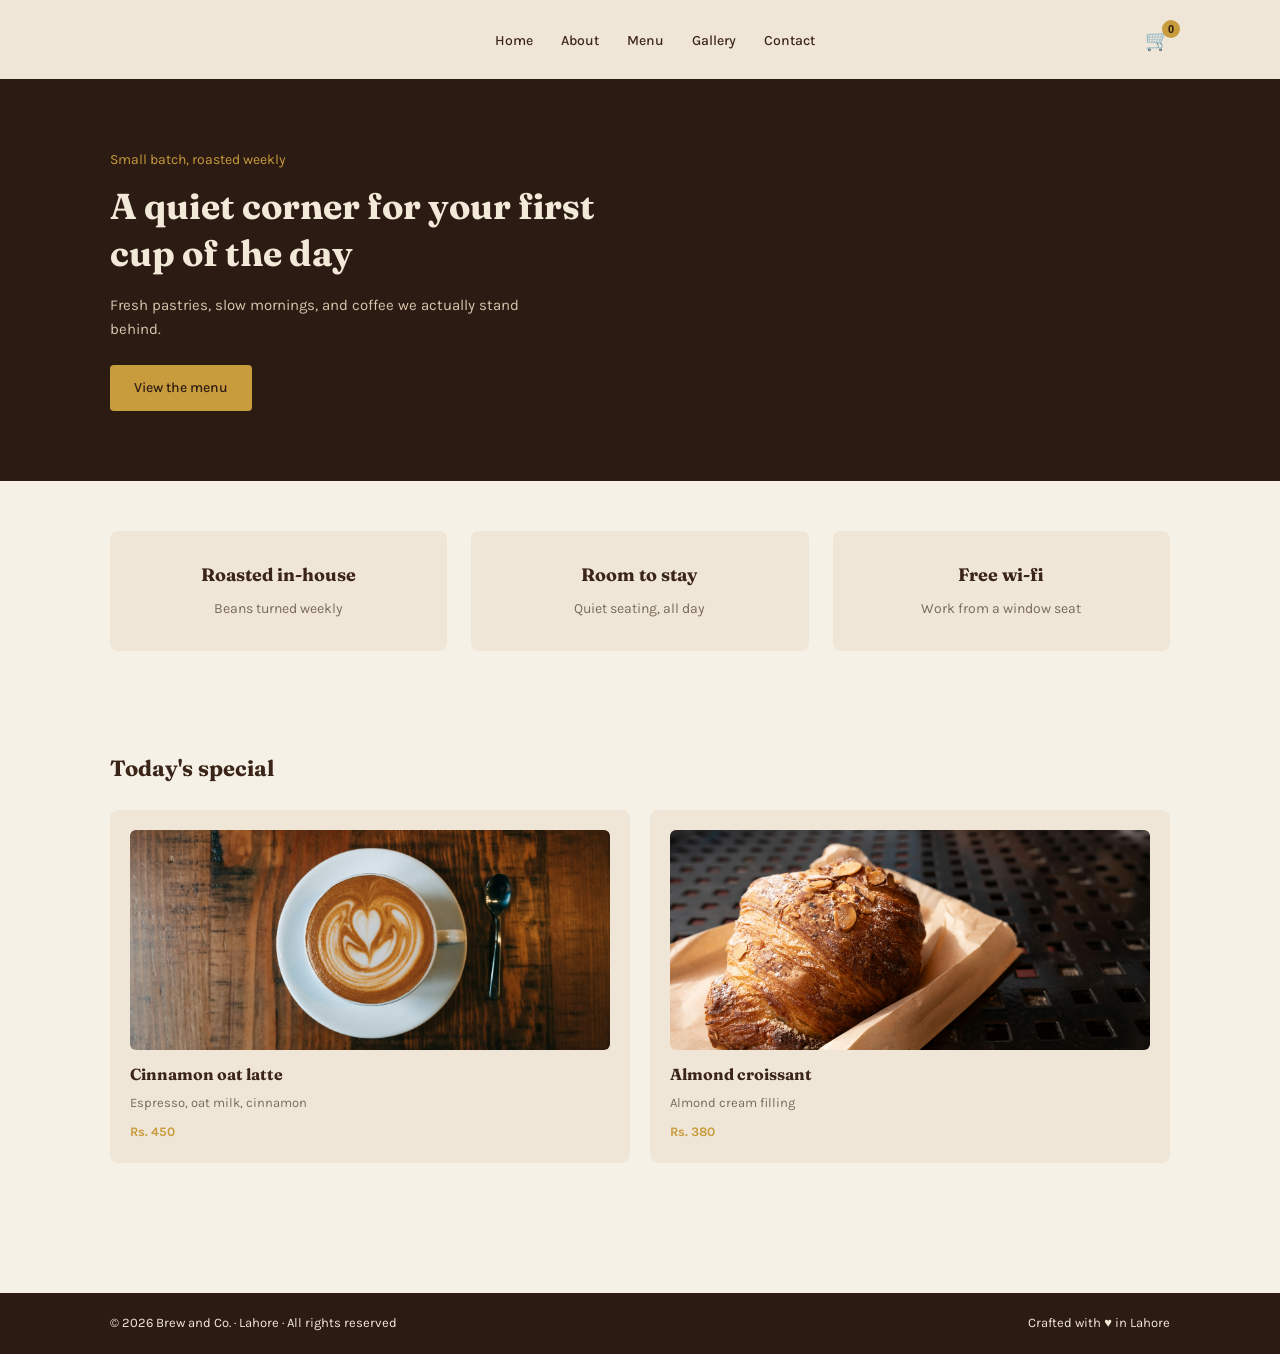
<file: index.html>
<!DOCTYPE html>
<html lang="en">
<head>
  <meta charset="UTF-8">
  <meta name="viewport" content="width=device-width, initial-scale=1.0">
  <title>Brew and Co. - Home</title>

  <link rel="preconnect" href="https://fonts.googleapis.com">
  <link href="https://fonts.googleapis.com/css2?family=Fraunces:wght@500&family=Karla:wght@400;500&display=swap" rel="stylesheet">


  <link rel="stylesheet" href="css/style.css">
</head>
<body>

  <header class="site-header">
    <div class="container nav-container">

      <a href="index.html" title="Brew and Co. Home>
        <img src="images/logo.png" alt="Brew and Co. logo" class="logo-img">
      </a>

      <nav class="site-nav" id="site-nav">
        <ul>
          <li><a href="index.html">Home</a></li>
          <li><a href="about.html">About</a></li>
          <li><a href="menu.html">Menu</a></li>
          <li><a href="gallery.html">Gallery</a></li>
          <li><a href="contact.html">Contact</a></li>
        </ul>
      </nav>

      <button class="cart-btn" id="cart-btn" aria-label="View cart">
        🛒
        <span class="cart-count" id="cart-count">0</span>
      </button>

      <button class="hamburger" id="hamburger" aria-label="Toggle menu" aria-expanded="false">
        <span></span>
        <span></span>
        <span></span>
      </button>

    </div>
  </header>

  <main>

    <section class="hero">
      <div class="container">
        <p class="hero-tagline">Small batch, roasted weekly</p>
        <h1 class="hero-heading">A quiet corner for your first cup of the day</h1>
        <p class="hero-subtext">Fresh pastries, slow mornings, and coffee we actually stand behind.</p>
        <a href="menu.html" class="btn-primary">View the menu</a>
      </div>
    </section>

    <section class="highlights">
      <div class="container highlights-grid">

        <article class="highlight-item">
          <h2>Roasted in-house</h2>
          <p>Beans turned weekly</p>
        </article>

        <article class="highlight-item">
          <h2>Room to stay</h2>
          <p>Quiet seating, all day</p>
        </article>

        <article class="highlight-item">
          <h2>Free wi-fi</h2>
          <p>Work from a window seat</p>
        </article>

      </div>
    </section>


    <section class="special">
      <div class="container">
        <h2 class="special-heading">Today's special</h2>

        <div class="special-grid">

          <article class="special-card">
            <img src="images/latte.jpg" alt="Cinnamon oat latte">
            <h3>Cinnamon oat latte</h3>
            <p>Espresso, oat milk, cinnamon</p>
            <p class="price">Rs. 450</p>
          </article>

          <article class="special-card">
            <img src="images/croissant.jpg" alt="Almond croissant">
            <h3>Almond croissant</h3>
            <p>Almond cream filling</p>
            <p class="price">Rs. 380</p>
          </article>

        </div>
      </div>
    </section>

  </main>

  <footer class="site-footer">
  <div class="container footer-container">
    <p>&copy; 2026 Brew and Co. &middot; Lahore &middot; All rights reserved</p>
    <p>Crafted with <span aria-hidden="true">&hearts;</span> in Lahore</p>
  </div>
</footer>
  <script src="js/script.js"></script>
</body>
</html>
</file>
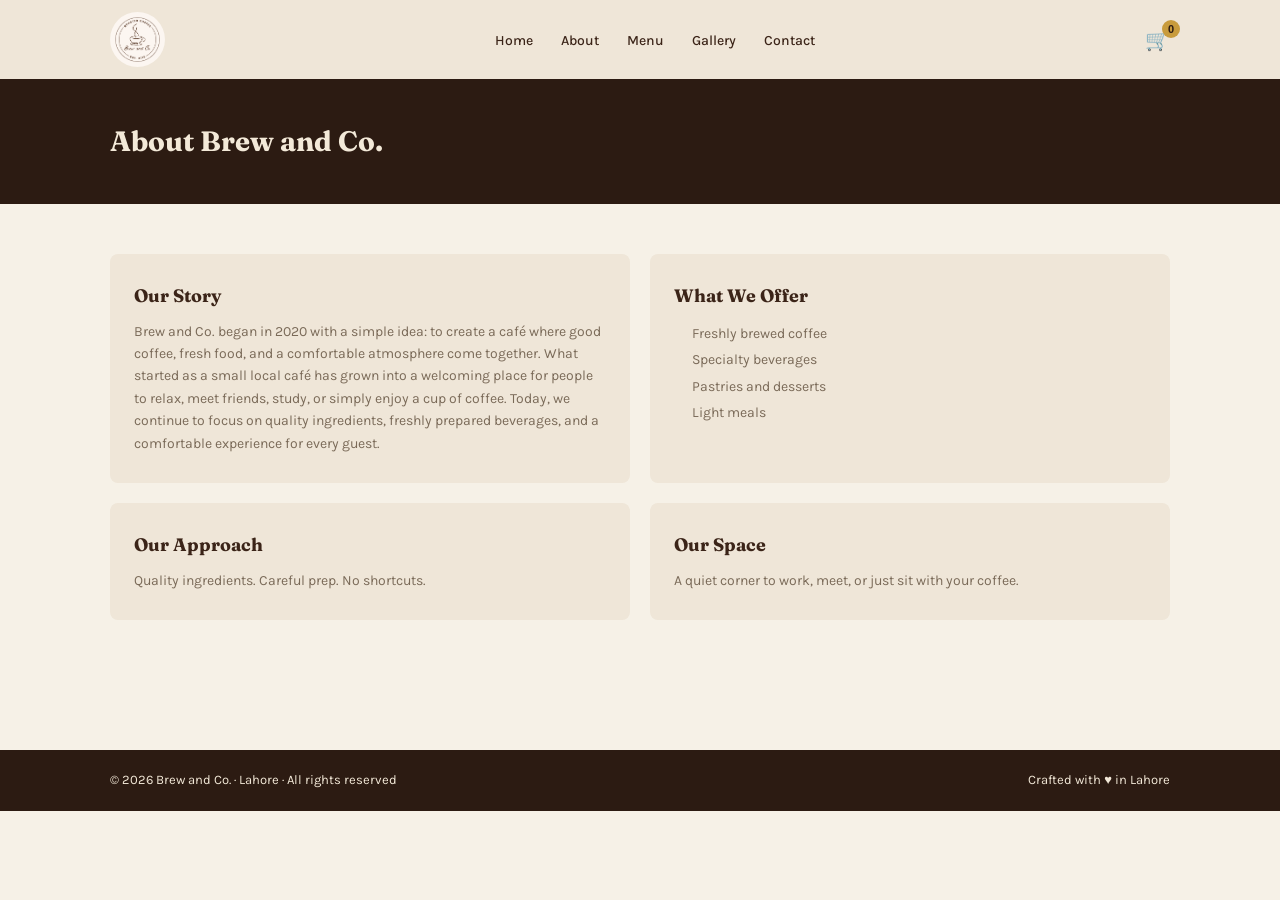
<file: about.html>
<!DOCTYPE html>
<html lang="en">
<head>
  <meta charset="UTF-8">
  <meta name="viewport" content="width=device-width, initial-scale=1.0">
  <title>Brew and Co. - About</title>

  <link rel="preconnect" href="https://fonts.googleapis.com">
  <link href="https://fonts.googleapis.com/css2?family=Fraunces:wght@500&family=Karla:wght@400;500&display=swap" rel="stylesheet">

  <link rel="stylesheet" href="css/style.css">
</head>
<body>

  <header class="site-header">
    <div class="container nav-container">

      <a href="index.html">
        <img src="images/logo.png" alt="Brew and Co. logo" class="logo-img">
      </a>

      <nav class="site-nav" id="site-nav">
        <ul>
          <li><a href="index.html">Home</a></li>
          <li><a href="about.html">About</a></li>
          <li><a href="menu.html">Menu</a></li>
          <li><a href="gallery.html">Gallery</a></li>
          <li><a href="contact.html">Contact</a></li>
        </ul>
      </nav>

      <button class="cart-btn" id="cart-btn" aria-label="View cart">
        🛒
        <span class="cart-count" id="cart-count">0</span>
      </button>

      <button class="hamburger" id="hamburger" aria-label="Toggle menu" aria-expanded="false">
        <span></span>
        <span></span>
        <span></span>
      </button>

    </div>
  </header>

  <main>

    <!-- PAGE HEADING -->
    <section class="page-header">
      <div class="container">
        <h1>About Brew and Co.</h1>
      </div>
    </section>

    <!-- ABOUT CARDS -->
    <section class="about-section">
      <div class="container about-grid">

        <article class="about-card">
          <h2>Our Story</h2>
          <p>Brew and Co. began in 2020 with a simple idea: to create a café where good coffee, fresh food, and a comfortable atmosphere come together. What started as a small local café has grown into a welcoming place for people to relax, meet friends, study, or simply enjoy a cup of coffee. Today, we continue to focus on quality ingredients, freshly prepared beverages, and a comfortable experience for every guest.</p>
        </article>

        <article class="about-card">
          <h2>What We Offer</h2>
          <ul class="offer-list">
            <li>Freshly brewed coffee</li>
            <li>Specialty beverages</li>
            <li>Pastries and desserts</li>
            <li>Light meals</li>
          </ul>
        </article>

        <article class="about-card">
          <h2>Our Approach</h2>
          <p>Quality ingredients. Careful prep. No shortcuts.</p>
        </article>

        <article class="about-card">
          <h2>Our Space</h2>
          <p>A quiet corner to work, meet, or just sit with your coffee.</p>
        </article>

      </div>
    </section>

  </main>

  <footer class="site-footer">
    <div class="container footer-container">
      <p>&copy; 2026 Brew and Co. &middot; Lahore &middot; All rights reserved</p>
      <p>Crafted with <span aria-hidden="true">&hearts;</span> in Lahore</p>
    </div>
  </footer>

  <script src="js/script.js"></script>
</body>
</html>
</file>
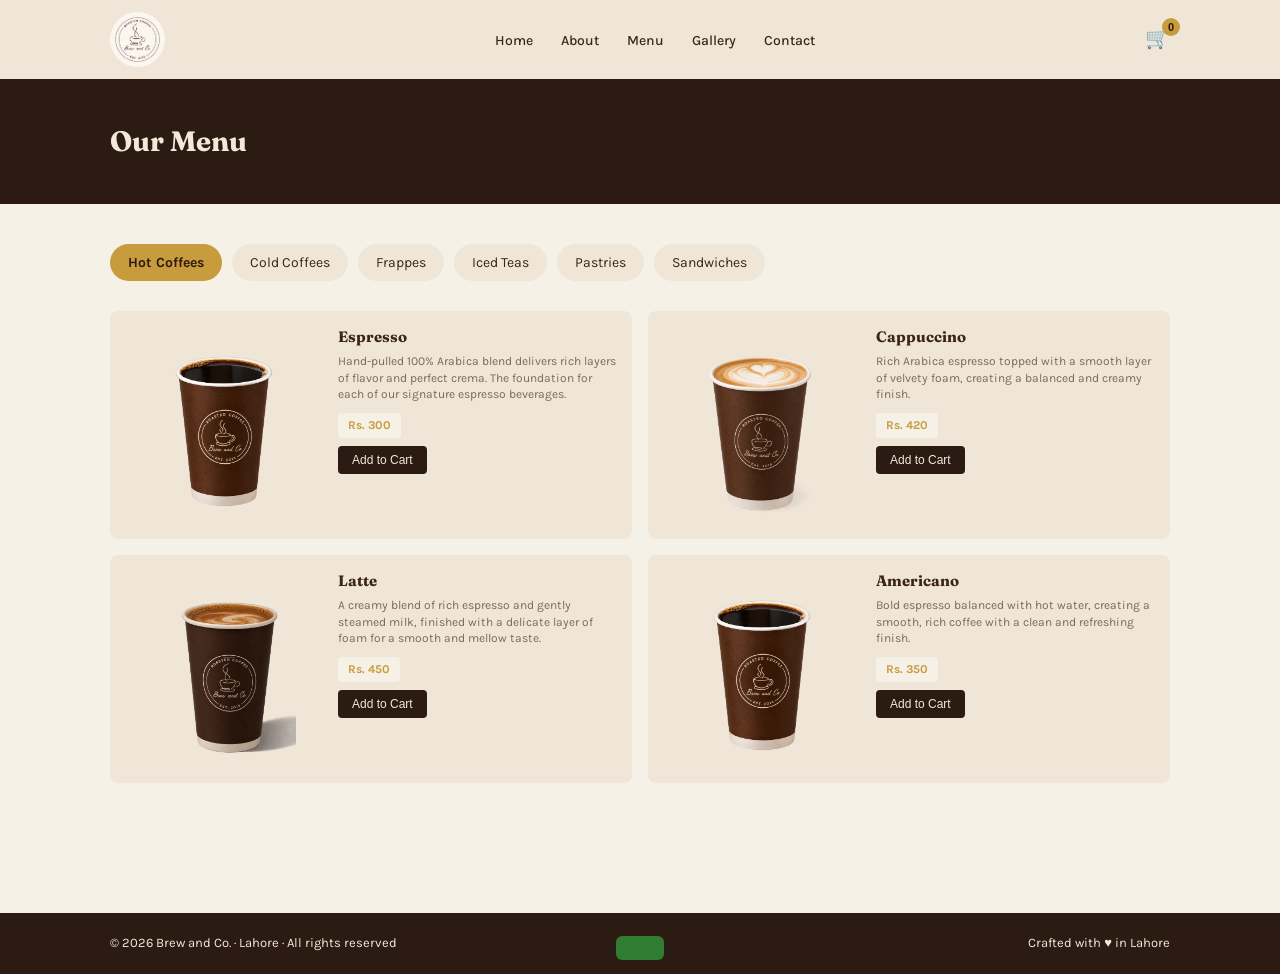
<file: menu.html>
<!DOCTYPE html>
<html lang="en">
<head>
  <meta charset="UTF-8">
  <meta name="viewport" content="width=device-width, initial-scale=1.0">
  <title>Brew and Co. - Menu</title>

  <link rel="preconnect" href="https://fonts.googleapis.com">
  <link href="https://fonts.googleapis.com/css2?family=Fraunces:wght@500&family=Karla:wght@400;500&display=swap" rel="stylesheet">

  <link rel="stylesheet" href="css/style.css">
</head>
<body>

  <header class="site-header">
    <div class="container nav-container">

      <a href="index.html">
        <img src="images/logo.png" alt="Brew and Co. logo" class="logo-img">
      </a>

      <nav class="site-nav" id="site-nav">
        <ul>
          <li><a href="index.html">Home</a></li>
          <li><a href="about.html">About</a></li>
          <li><a href="menu.html">Menu</a></li>
          <li><a href="gallery.html">Gallery</a></li>
          <li><a href="contact.html">Contact</a></li>
        </ul>
      </nav>

      <div class="cart-wrapper">
        <button class="cart-btn" id="cart-btn" aria-label="View cart">
          🛒
          <span class="cart-count" id="cart-count">0</span>
        </button>

        <div class="cart-dropdown" id="cart-dropdown">
          <p class="cart-empty" id="cart-empty">Your cart is empty</p>
          <ul class="cart-items" id="cart-items"></ul>
          <p class="cart-total" id="cart-total"></p>
          <p class="cart-note">To place your order, please visit us or contact us directly.</p>
        </div>
      </div>

      <button class="hamburger" id="hamburger" aria-label="Toggle menu" aria-expanded="false">
        <span></span>
        <span></span>
        <span></span>
      </button>

    </div>
  </header>

  <main>

    <section class="page-header">
      <div class="container">
        <h1>Our Menu</h1>
      </div>
    </section>

    <section class="menu-section">
      <div class="container">

        <div class="menu-tabs">
          <button class="tab-btn active" data-category="hotcoffees">Hot Coffees</button>
          <button class="tab-btn" data-category="coldcoffees">Cold Coffees</button>
          <button class="tab-btn" data-category="frappes">Frappes</button>
          <button class="tab-btn" data-category="icedteas">Iced Teas</button>
          <button class="tab-btn" data-category="pastries">Pastries</button>
          <button class="tab-btn" data-category="sandwiches">Sandwiches</button>
        </div>

        <!-- HOT COFFEES -->
        <div class="menu-category active" data-category="hotcoffees">

          <div class="menu-item" data-name="Espresso" data-price="300">
            <img src="images/menu-americano.png" alt="Espresso">
            <div class="menu-item-info">
              <h3>Espresso</h3>
              <p>Hand-pulled 100% Arabica blend delivers rich layers of flavor and perfect crema. The foundation for each of our signature espresso beverages.</p>
              <span class="price-badge">Rs. 300</span>
              <div class="item-action"><button class="add-cart-btn">Add to Cart</button></div>
            </div>
          </div>

          <div class="menu-item" data-name="Cappuccino" data-price="420">
            <img src="images/menu-capp.png" alt="Cappuccino">
            <div class="menu-item-info">
              <h3>Cappuccino</h3>
              <p>Rich Arabica espresso topped with a smooth layer of velvety foam, creating a balanced and creamy finish.</p>
              <span class="price-badge">Rs. 420</span>
              <div class="item-action"><button class="add-cart-btn">Add to Cart</button></div>
            </div>
          </div>

          <div class="menu-item" data-name="Latte" data-price="450">
            <img src="images/menu-latte.png" alt="Latte">
            <div class="menu-item-info">
              <h3>Latte</h3>
              <p>A creamy blend of rich espresso and gently steamed milk, finished with a delicate layer of foam for a smooth and mellow taste.</p>
              <span class="price-badge">Rs. 450</span>
              <div class="item-action"><button class="add-cart-btn">Add to Cart</button></div>
            </div>
          </div>

          <div class="menu-item" data-name="Americano" data-price="350">
            <img src="images/menu-americano.png" alt="Americano">
            <div class="menu-item-info">
              <h3>Americano</h3>
              <p>Bold espresso balanced with hot water, creating a smooth, rich coffee with a clean and refreshing finish.</p>
              <span class="price-badge">Rs. 350</span>
              <div class="item-action"><button class="add-cart-btn">Add to Cart</button></div>
            </div>
          </div>

        </div>

        <!-- COLD COFFEES -->
        <div class="menu-category" data-category="coldcoffees">

          <div class="menu-item" data-name="Iced Latte" data-price="480">
            <img src="images/menu-icedlatte.png" alt="Iced Latte">
            <div class="menu-item-info">
              <h3>Iced Latte</h3>
              <p>Smooth espresso combined with chilled milk and served over ice for a creamy, refreshing coffee.</p>
              <span class="price-badge">Rs. 480</span>
              <div class="item-action"><button class="add-cart-btn">Add to Cart</button></div>
            </div>
          </div>

          <div class="menu-item" data-name="Iced Caramel Latte" data-price="500">
            <img src="images/menu-icedcaramellatte.png" alt="Iced Caramel Latte">
            <div class="menu-item-info">
              <h3>Iced Caramel Latte</h3>
              <p>Espresso and chilled milk blended with caramel, served over ice for a smooth and sweet finish.</p>
              <span class="price-badge">Rs. 500</span>
              <div class="item-action"><button class="add-cart-btn">Add to Cart</button></div>
            </div>
          </div>

          <div class="menu-item" data-name="Iced Americano" data-price="400">
            <img src="images/menu-icedamericano.png" alt="Iced Americano">
            <div class="menu-item-info">
              <h3>Iced Americano</h3>
              <p>Bold espresso poured over cold water and ice for a crisp, smooth coffee with a refreshing finish.</p>
              <span class="price-badge">Rs. 400</span>
              <div class="item-action"><button class="add-cart-btn">Add to Cart</button></div>
            </div>
          </div>

          <div class="menu-item" data-name="Iced Mocha" data-price="500">
            <img src="images/menu-icedmocha.png" alt="Iced Mocha">
            <div class="menu-item-info">
              <h3>Iced Mocha</h3>
              <p>Rich espresso combined with chilled milk and chocolate, served over ice for a smooth and indulgent coffee.</p>
              <span class="price-badge">Rs. 500</span>
              <div class="item-action"><button class="add-cart-btn">Add to Cart</button></div>
            </div>
          </div>

        </div>

        <!-- FRAPPES -->
        <div class="menu-category" data-category="frappes">

          <div class="menu-item" data-name="Vanilla Frappe" data-price="480">
            <img src="images/menu-vanillafrappe.png" alt="Vanilla Frappe">
            <div class="menu-item-info">
              <h3>Vanilla Frappe</h3>
              <p>Creamy vanilla blended with chilled milk and ice for a smooth and refreshing treat.</p>
              <span class="price-badge">Rs. 480</span>
              <div class="item-action"><button class="add-cart-btn">Add to Cart</button></div>
            </div>
          </div>

          <div class="menu-item" data-name="Hazelnut Frappe" data-price="500">
            <img src="images/menu-hazelnut frappe.png" alt="Hazelnut Frappe">
            <div class="menu-item-info">
              <h3>Hazelnut Frappe</h3>
              <p>Rich hazelnut blended with creamy milk and ice for a smooth, nutty flavor.</p>
              <span class="price-badge">Rs. 500</span>
              <div class="item-action"><button class="add-cart-btn">Add to Cart</button></div>
            </div>
          </div>

          <div class="menu-item" data-name="Caramel Frappe" data-price="500">
            <img src="images/menu-caramelfrappe.png" alt="Caramel Frappe">
            <div class="menu-item-info">
              <h3>Caramel Frappe</h3>
              <p>Creamy coffee blended with caramel, milk, and ice for a sweet and indulgent finish.</p>
              <span class="price-badge">Rs. 500</span>
              <div class="item-action"><button class="add-cart-btn">Add to Cart</button></div>
            </div>
          </div>

          <div class="menu-item" data-name="Mocha Frappe" data-price="520">
            <img src="images/menu-mochafrappe.png" alt="Mocha Frappe">
            <div class="menu-item-info">
              <h3>Mocha Frappe</h3>
              <p>Espresso and chocolate blended with milk and ice for a rich, creamy coffee treat.</p>
              <span class="price-badge">Rs. 520</span>
              <div class="item-action"><button class="add-cart-btn">Add to Cart</button></div>
            </div>
          </div>

        </div>

        <!-- ICED TEAS -->
        <div class="menu-category" data-category="icedteas">

          <div class="menu-item" data-name="Mango Iced Tea" data-price="350">
            <img src="images/menu-mangoicetea.png" alt="Mango Iced Tea">
            <div class="menu-item-info">
              <h3>Mango Iced Tea</h3>
              <p>A refreshing blend of smooth iced tea and juicy mango for a sweet, tropical finish.</p>
              <span class="price-badge">Rs. 350</span>
              <div class="item-action"><button class="add-cart-btn">Add to Cart</button></div>
            </div>
          </div>

          <div class="menu-item" data-name="Peach Iced Tea" data-price="350">
            <img src="images/menu-peachicetea.png" alt="Peach Iced Tea">
            <div class="menu-item-info">
              <h3>Peach Iced Tea</h3>
              <p>A refreshing blend of smooth iced tea and juicy peach for a light, fruity finish.</p>
              <span class="price-badge">Rs. 350</span>
              <div class="item-action"><button class="add-cart-btn">Add to Cart</button></div>
            </div>
          </div>

          <div class="menu-item" data-name="Strawberry Iced Tea" data-price="350">
            <img src="images/menu-strawberryicetea.png" alt="Strawberry Iced Tea">
            <div class="menu-item-info">
              <h3>Strawberry Iced Tea</h3>
              <p>A refreshing blend of smooth iced tea and sweet strawberries for a bright, fruity taste.</p>
              <span class="price-badge">Rs. 350</span>
              <div class="item-action"><button class="add-cart-btn">Add to Cart</button></div>
            </div>
          </div>

        </div>

        <!-- PASTRIES -->
        <div class="menu-category" data-category="pastries">

          <div class="menu-item" data-name="Croissant" data-price="300">
            <img src="images/menu-croissant.png" alt="Croissant">
            <div class="menu-item-info">
              <h3>Croissant</h3>
              <p>A classic, buttery pastry with delicate, flaky layers, baked fresh for a crisp golden finish.</p>
              <span class="price-badge">Rs. 300</span>
              <div class="item-action"><button class="add-cart-btn">Add to Cart</button></div>
            </div>
          </div>

          <div class="menu-item" data-name="Almond Croissant" data-price="380">
            <img src="images/menu-almondcroissant.png" alt="Almond Croissant">
            <div class="menu-item-info">
              <h3>Almond Croissant</h3>
              <p>A flaky, buttery croissant filled with rich almond cream and baked until golden and crisp.</p>
              <span class="price-badge">Rs. 380</span>
              <div class="item-action"><button class="add-cart-btn">Add to Cart</button></div>
            </div>
          </div>

          <div class="menu-item" data-name="Cinnamon Roll" data-price="350">
            <img src="images/menu-cinnaminroll.png" alt="Cinnamon Roll">
            <div class="menu-item-info">
              <h3>Cinnamon Roll</h3>
              <p>Soft, freshly baked dough swirled with cinnamon and finished with smooth cream cheese icing.</p>
              <span class="price-badge">Rs. 350</span>
              <div class="item-action"><button class="add-cart-btn">Add to Cart</button></div>
            </div>
          </div>

          <div class="menu-item" data-name="Blueberry Muffin" data-price="320">
            <img src="images/menu-muffin.webp" alt="Blueberry Muffin">
            <div class="menu-item-info">
              <h3>Blueberry Muffin</h3>
              <p>A tender, golden muffin packed with juicy blueberries and finished with a lightly sweet crust.</p>
              <span class="price-badge">Rs. 320</span>
              <div class="item-action"><button class="add-cart-btn">Add to Cart</button></div>
            </div>
          </div>

        </div>

        <!-- SANDWICHES -->
        <div class="menu-category" data-category="sandwiches">

          <div class="menu-item" data-name="Grilled Chicken Sandwich" data-price="550">
            <img src="images/menu-grilledchicken.png" alt="Grilled Chicken Sandwich">
            <div class="menu-item-info">
              <h3>Grilled Chicken Sandwich</h3>
              <p>Tender grilled chicken with fresh lettuce, tomato, and creamy sauce served in toasted bread.</p>
              <span class="price-badge">Rs. 550</span>
              <div class="item-action"><button class="add-cart-btn">Add to Cart</button></div>
            </div>
          </div>

          <div class="menu-item" data-name="Chicken Pesto Sandwich" data-price="600">
            <img src="images/menu-chickenpesto.png" alt="Chicken Pesto Sandwich">
            <div class="menu-item-info">
              <h3>Chicken Pesto Sandwich</h3>
              <p>Grilled chicken layered with basil pesto, mozzarella, and fresh greens for a rich, savory bite.</p>
              <span class="price-badge">Rs. 600</span>
              <div class="item-action"><button class="add-cart-btn">Add to Cart</button></div>
            </div>
          </div>

          <div class="menu-item" data-name="Turkey and Cheese Sandwich" data-price="550">
            <img src="images/menu-turkeycheese.png" alt="Turkey and Cheese Sandwich">
            <div class="menu-item-info">
              <h3>Turkey &amp; Cheese Sandwich</h3>
              <p>Sliced turkey with melted cheese, fresh lettuce, and tomato served in toasted bread.</p>
              <span class="price-badge">Rs. 550</span>
              <div class="item-action"><button class="add-cart-btn">Add to Cart</button></div>
            </div>
          </div>

          <div class="menu-item" data-name="Smoked Chicken Sandwich" data-price="600">
            <img src="images/menu-smokedchicken.png" alt="Smoked Chicken Sandwich">
            <div class="menu-item-info">
              <h3>Smoked Chicken Sandwich</h3>
              <p>Smoked chicken paired with cheddar, crisp lettuce, and a creamy dressing for a rich and satisfying sandwich.</p>
              <span class="price-badge">Rs. 600</span>
              <div class="item-action"><button class="add-cart-btn">Add to Cart</button></div>
            </div>
          </div>

        </div>

      </div>
    </section>

  </main>

  <div class="toast" id="toast"></div>

  <footer class="site-footer">
    <div class="container footer-container">
      <p>&copy; 2026 Brew and Co. &middot; Lahore &middot; All rights reserved</p>
      <p>Crafted with <span aria-hidden="true">&hearts;</span> in Lahore</p>
    </div>
  </footer>

  <script src="js/script.js"></script>
</body>
</html>
</file>
<file: css/style.css>
/*VARIABLES */
:root {
  --color-bg: #F6F1E7;         /* warm cream - main page background */
  --color-bg-alt: #EFE6D8;     /* slightly darker cream - cards, sections */
  --color-dark: #2C1B12;       /* dark espresso brown - header/footer background */
  --color-text: #3B2418;       /* dark brown - main text on light background */
  --color-text-light: #7A6A58; /* muted brown - secondary text */
  --color-cream-text: #F3E9D8; /* cream text - used on dark backgrounds */
  --color-accent: #C89B3C;     /* mustard gold - buttons, highlights */

  --font-heading: 'Fraunces', serif;
  --font-body: 'Karla', sans-serif;
}

/* RESET */
* {
  margin: 0;
  padding: 0;
  box-sizing: border-box;
}

body {
  font-family: var(--font-body);
  color: var(--color-text);
  background-color: var(--color-bg);
  line-height: 1.6;
}

a {
  text-decoration: none;
  color: inherit;
}

ul {
  list-style: none;
}

img {
  max-width: 100%;
  display: block;
}

.container {
  max-width: 1100px;
  margin: 0 auto;
  padding: 0 20px;
}

/*NAVBAR*/
.site-header {
  background-color: var(--color-bg-alt);
  position: sticky;
  top: 0;
  z-index: 100;
}

.nav-container {
  display: flex;
  align-items: center;
  justify-content: space-between;
  padding-top: 12px;
  padding-bottom: 12px;
}

.logo-img {
  height: 55px;
  width: 55px;
  object-fit: contain;
  border-radius: 50%;
}

.site-nav ul {
  display: flex;
  gap: 28px;
}

.site-nav a {
  color: var(--color-text);
  font-size: 14px;
  font-weight: 500;
}

.site-nav a:hover {
  color: var(--color-accent);
}

.cart-btn {
  position: relative;
  background: none;
  border: none;
  color: var(--color-text);
  font-size: 20px;
  cursor: pointer;
}

.cart-count {
  position: absolute;
  top: -8px;
  right: -10px;
  background-color: var(--color-accent);
  color: var(--color-dark);
  font-size: 11px;
  font-weight: 700;
  min-width: 18px;
  height: 18px;
  border-radius: 50%;
  display: flex;
  align-items: center;
  justify-content: center;
}


.hamburger {
  display: none;
  flex-direction: column;
  justify-content: space-between;
  width: 26px;
  height: 18px;
  background: none;
  border: none;
  cursor: pointer;
}

.hamburger span {
  display: block;
  height: 2px;
  width: 100%;
  background-color: var(--color-text);
}

/*RESPONSIVE NAVBAR*/
@media (max-width: 768px) {
  .hamburger {
    display: flex;
  }

.site-nav {
  position: absolute;
  top: 100%;
  left: 0;
  right: 0;
  background-color: var(--color-bg-alt);
  max-height: 0;
  overflow: hidden;
  transition: max-height 0.3s ease;
}

  .site-nav.nav-open {
    max-height: 300px;
  }

  .site-nav ul {
    flex-direction: column;
    align-items: center;
    padding: 20px 0;
    gap: 18px;
  }
}


/*FOOTER*/
.site-footer {
  background-color: var(--color-dark);
  color: var(--color-cream-text);
  margin-top: 60px;
}

.footer-container {
  display: flex;
  justify-content: space-between;
  align-items: center;
  padding-top: 20px;
  padding-bottom: 20px;
  font-size: 13px;
  flex-wrap: wrap;
  gap: 8px;
}

/*HIGHLIGHTS SECTION*/
.highlights {
  padding: 50px 0;
}

.highlights-grid {
  display: grid;
  grid-template-columns: repeat(3, 1fr);
  gap: 24px;
}

.highlight-item {
  background-color: var(--color-bg-alt);
  padding: 30px 20px;
  border-radius: 8px;
  text-align: center;
}

.highlight-item h2 {
  font-family: var(--font-heading);
  font-size: 18px;
  margin-bottom: 8px;
}

.highlight-item p {
  color: var(--color-text-light);
  font-size: 14px;
}

@media (max-width: 768px) {
  .highlights-grid {
    grid-template-columns: 1fr;
  }
}

/*HERO SECTION*/
.hero {
  background-color: var(--color-dark);
  padding: 70px 0;
}

.hero-tagline {
  color: var(--color-accent);
  font-size: 14px;
  margin-bottom: 12px;
}

.hero-heading {
  font-family: var(--font-heading);
  color: var(--color-cream-text);
  font-size: 36px;
  max-width: 500px;
  line-height: 1.3;
  margin-bottom: 16px;
}

.hero-subtext {
  color: #D8C6AE;
  font-size: 15px;
  max-width: 420px;
  margin-bottom: 24px;
}

.btn-primary {
  display: inline-block;
  background-color: var(--color-accent);
  color: var(--color-dark);
  font-weight: 500;
  font-size: 14px;
  padding: 12px 24px;
  border-radius: 4px;
}

.btn-primary:hover {
  opacity: 0.9;
}

@media (max-width: 768px) {
  .hero-heading {
    font-size: 26px;
  }
}

/*TODAY'S SPECIAL SECTION*/
.special {
  padding: 50px 0 70px;
}

.special-heading {
  font-family: var(--font-heading);
  font-size: 22px;
  margin-bottom: 24px;
}

.special-grid {
  display: grid;
  grid-template-columns: repeat(2, 1fr);
  gap: 20px;
}

.special-card {
  background-color: var(--color-bg-alt);
  padding: 20px;
  border-radius: 8px;
}

.special-card h3 {
  font-family: var(--font-heading);
  font-size: 16px;
  margin-bottom: 6px;
}

.special-card p {
  color: var(--color-text-light);
  font-size: 13px;
}

.special-card .price {
  color: var(--color-accent);
  font-weight: 700;
  margin-top: 8px;
}
.special-card img {
  width: 100%;
  height: 220px;
  object-fit: cover;
  border-radius: 6px;
  margin-bottom: 12px;
}

@media (max-width: 768px) {
  .special-grid {
    grid-template-columns: 1fr;
  }
}
/*PAGE HEADER*/
.page-header {
  background-color: var(--color-dark);
  padding: 40px 0;
}

.page-header h1 {
  font-family: var(--font-heading);
  color: var(--color-cream-text);
  font-size: 28px;
}

/* ABOUT SECTION*/
.about-section {
  padding: 50px 0 70px;
}

.about-grid {
  display: grid;
  grid-template-columns: repeat(2, 1fr);
  gap: 20px;
}

.about-card {
  background-color: var(--color-bg-alt);
  padding: 28px 24px;
  border-radius: 8px;
}

.about-card h2 {
  font-family: var(--font-heading);
  font-size: 18px;
  margin-bottom: 10px;
}

.about-card p {
  color: var(--color-text-light);
  font-size: 14px;
}

.offer-list {
  padding-left: 18px;
}

.offer-list li {
  color: var(--color-text-light);
  font-size: 14px;
  line-height: 1.9;
}

@media (max-width: 768px) {
  .about-grid {
    grid-template-columns: 1fr;
  }
}
/*MENU TABS*/
.menu-section {
  padding: 40px 0 70px;
}

.menu-tabs {
  display: flex;
  gap: 10px;
  flex-wrap: wrap;
  margin-bottom: 30px;
}

.tab-btn {
  background-color: var(--color-bg-alt);
  border: none;
  padding: 10px 18px;
  border-radius: 20px;
  font-size: 14px;
  font-family: var(--font-body);
  color: var(--color-text);
  cursor: pointer;
}

.tab-btn.active {
  background-color: var(--color-accent);
  color: var(--color-dark);
  font-weight: 700;
}

/*MENU ITEMS*/
.menu-category {
  display: none;
  grid-template-columns: repeat(2, 1fr);
  gap: 16px;
}

.menu-category.active {
  display: grid;
}

.menu-item {
  background-color: var(--color-bg-alt);
  border-radius: 8px;
  padding: 14px;
  display: flex;
  gap: 14px;
}

.menu-item img {
  width: 200px;
  height: 200px;
  object-fit: contain;
  flex-shrink: 0;
}
.menu-item-info h3 {
  font-family: var(--font-heading);
  font-size: 15px;
  margin-bottom: 4px;
}

.menu-item-info p {
  color: var(--color-text-light);
  font-size: 12px;
  line-height: 1.4;
  margin-bottom: 8px;
}

.price-badge {
  display: inline-block;
  background-color: var(--color-bg);
  color: var(--color-accent);
  font-weight: 700;
  font-size: 12px;
  padding: 3px 10px;
  border-radius: 4px;
}

.item-action {
  margin-top: 8px;
}

.add-cart-btn {
  background-color: var(--color-dark);
  color: var(--color-cream-text);
  border: none;
  padding: 7px 14px;
  border-radius: 4px;
  font-size: 12px;
  cursor: pointer;
}

.qty-controls {
  display: flex;
  align-items: center;
  gap: 8px;
}

.qty-btn {
  background-color: var(--color-dark);
  color: var(--color-cream-text);
  border: none;
  width: 24px;
  height: 24px;
  border-radius: 4px;
  font-size: 14px;
  cursor: pointer;
}

.qty-value {
  font-size: 13px;
  font-weight: 700;
  min-width: 16px;
  text-align: center;
}

@media (max-width: 700px) {
  .menu-category {
    grid-template-columns: 1fr;
  }
}

/*CART DROPDOWN*/
.cart-wrapper {
  position: relative;
}

.cart-dropdown {
  display: none;
  position: absolute;
  top: 100%;
  right: 0;
  margin-top: 12px;
  background-color: var(--color-bg);
  color: var(--color-text);
  width: 260px;
  border-radius: 8px;
  padding: 16px;
  box-shadow: 0 4px 16px rgba(0,0,0,0.2);
  z-index: 200;
}

.cart-dropdown.open {
  display: block;
}

.cart-items li {
  display: flex;
  justify-content: space-between;
  align-items: center;
  font-size: 13px;
  margin-bottom: 8px;
  gap: 8px;
}

.remove-btn {
  background: none;
  border: none;
  color: #C0392B;
  font-size: 11px;
  cursor: pointer;
  flex-shrink: 0;
}

.cart-total {
  font-weight: 700;
  margin-top: 10px;
  border-top: 1px solid var(--color-bg-alt);
  padding-top: 10px;
}
.cart-note {
  font-size: 11px;
  color: var(--color-text-light);
  margin-top: 10px;
  border-top: 1px solid var(--color-bg-alt);
  padding-top: 10px;
}

/*TOAST MESSAGE*/
.toast {
  position: fixed;
  bottom: -60px;
  left: 50%;
  transform: translateX(-50%);
  background-color: #2E7D32;
  color: white;
  padding: 12px 24px;
  border-radius: 6px;
  font-size: 14px;
  transition: bottom 0.4s ease;
  z-index: 300;
}

.toast.show {
  bottom: 30px;
}
</file>
